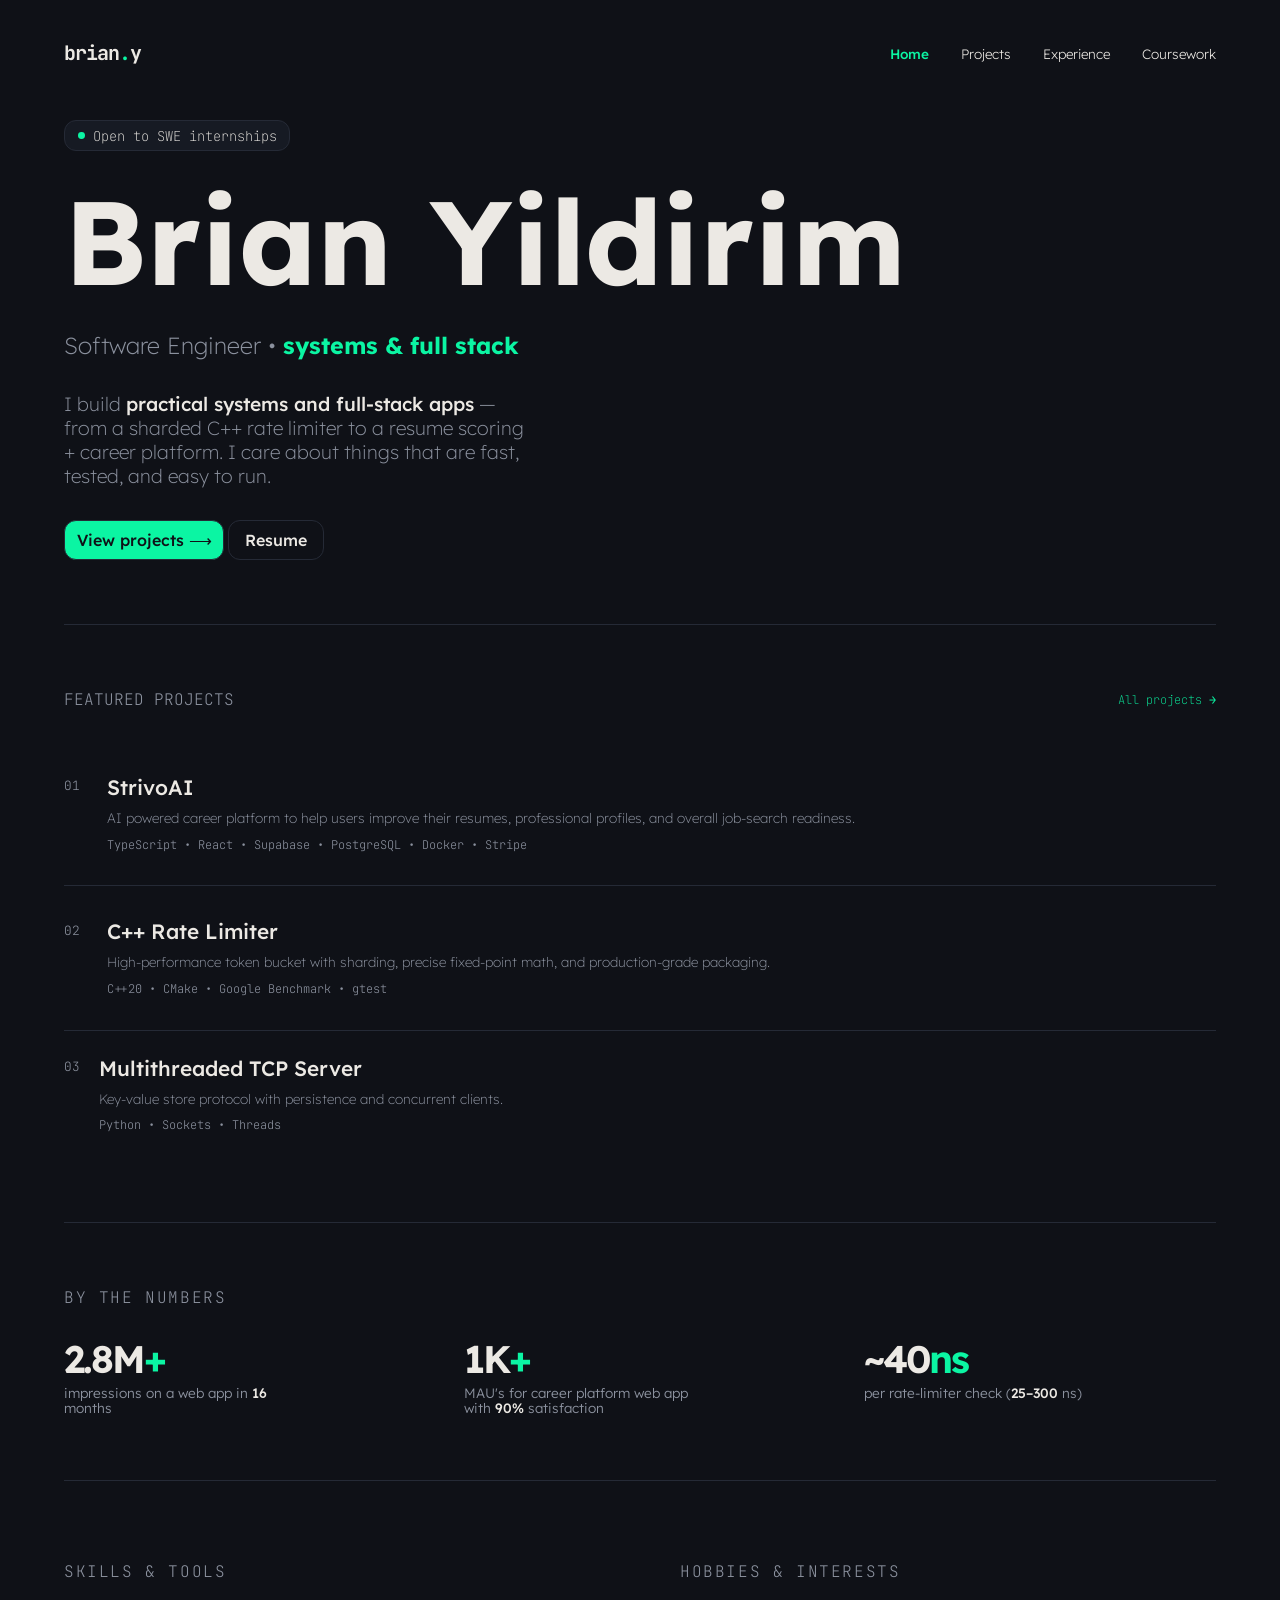
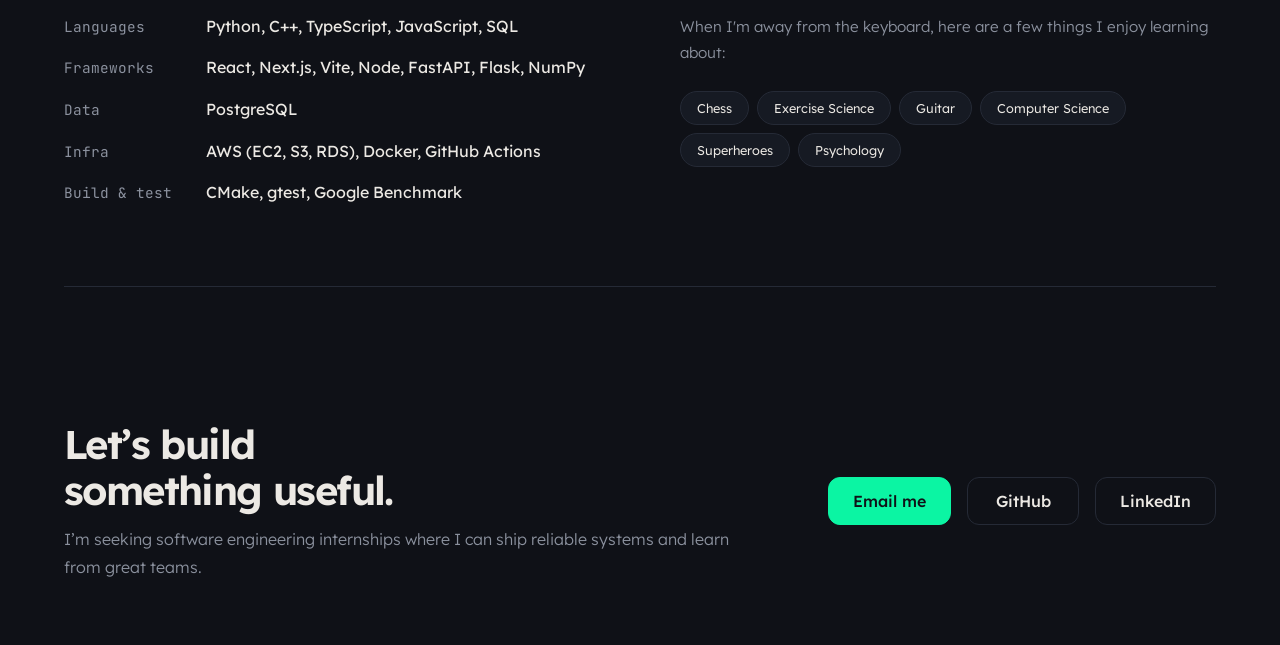
<file: index.html>
<!doctype html>
<html lang="en">

<!--
WRITTEN BY: Brian Kasim Yildirim
EMAIL: byildiri@uci.edu
-->

<head>
  <meta charset="utf-8">
  <meta name="author" content="Brian Kasim Yildirim">
  <meta name="description" content="Personal Portfolio">
  <meta name="viewport" content="width=device-width, initial-scale=1.0">
  <link rel="stylesheet" href="styles/main.css">
  <link rel="icon" type="image/x-icon" href="static/portfoliologo.ico">
  <title>Brian Yildirim</title>
</head>

<body>
  <header class="navbar">
    <a href="#about" data-page="about" class="nav-logo">brian<span class="accent">.</span>y</a>
    <div class="nav">
      <a href="#about" data-page="about" class="navbar-link">Home</a>
      <a href="#projects" data-page="projects" class="navbar-link">Projects</a>
      <a href="#experience" data-page="experience" class="navbar-link">Experience</a>
      <a href="#coursework" data-page="coursework" class="navbar-link">Coursework</a>
    </div>
  </header>

  <main id="content">

  </main>

  <footer class="site-footer">
    <div class="footer-content">
      <h1 class="footer-title">Let’s build something useful.</h1>
      <p class="footer-description">I’m seeking software engineering internships where I can ship reliable systems and
        learn from great teams.</p>
      <div class="footer-links">
        <a href="mailto:byildiri@uci.edu" class="footer-button footer-button-primary">Email me</a>
        <a href="https://github.com/BrianKYildirim" target="_blank" class="footer-button">GitHub</a>
        <a href="https://www.linkedin.com/in/brianyildirim/" target="_blank" class="footer-button">LinkedIn</a>
      </div>
    </div>
  </footer>

  <script src="main.js"></script>
</body>

</html>
</file>
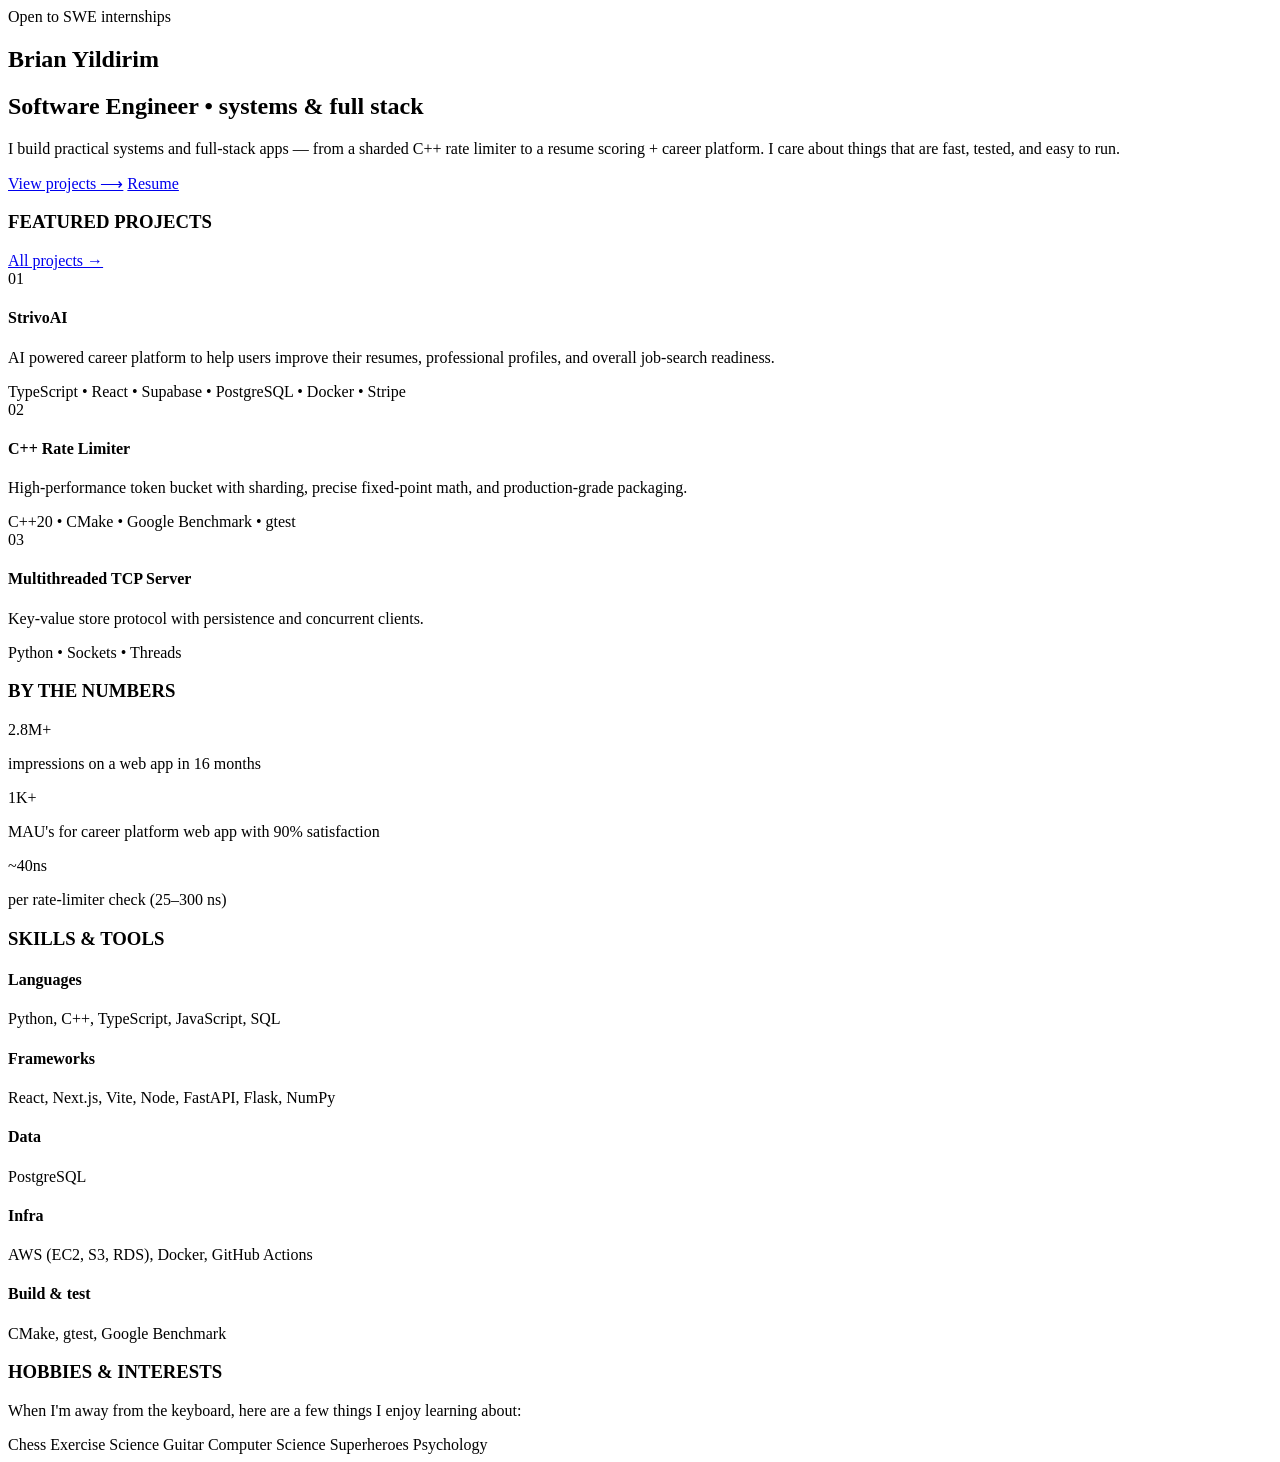
<file: pages/about.html>
<!doctype html>
<html lang="en">

<head>
    <meta charset="utf-8">
    <meta name="author" content="Brian Kasim Yildirim">
    <meta name="description" content="About Me">
    <meta name="viewport" content="width=device-width, initial-scale=1.0">
    <title>About Me</title>
</head>

<body>
    <section>
        <div class="signal-button">
            <div class="signal-circle"></div>Open to SWE internships
        </div>

        <h1 class="header-name">Brian Yildirim</h1>
        <h2 class="larger-h2"><span class="muted">Software Engineer • </span><span class="accent">systems & full
                stack</span></h2>
        <p class="paragraph-muted">I build <span class="boldened">practical systems and full-stack apps</span> — from a
            sharded C++ rate limiter to a resume scoring + career platform. I care about things that are fast, tested,
            and easy to run.</p>

        <a href="#projects" data-page="projects" class="accent-button">View projects ⟶</a>
        <a href="static/Brian_Yildirim.pdf" target="_blank" class="normal-button">Resume</a>

        <div class="break"></div>

        <div class="projects-header">
            <h3 class="smaller-h3 muted mono">FEATURED PROJECTS</h3>
            <a href="#projects" data-page="projects" class="all-projects-link mono">All projects →</a>
        </div>
        <div class="projects-container">
            <div class="project-card">
                <span class="project-number mono muted">01</span>
                <div class="project-content">
                    <h4 class="project-title boldened">StrivoAI</h4>
                    <p class="paragraph-muted">AI powered career platform to help users improve their resumes,
                        professional profiles, and overall job-search readiness.</p>
                    <div class="project-tags mono muted">TypeScript • React • Supabase • PostgreSQL • Docker • Stripe
                    </div>
                </div>

            </div>

            <div class="project-card">
                <span class="project-number mono muted">02</span>
                <div class="project-content">
                    <h4 class="project-title boldened">C++ Rate Limiter</h4>
                    <p class="paragraph-muted">High-performance token bucket with sharding, precise fixed-point math,
                        and production-grade packaging.</p>
                    <div class="project-tags mono muted">C++20 • CMake • Google Benchmark • gtest</div>
                </div>
            </div>

            <div class="project-card-last">
                <span class="project-number mono muted">03</span>
                <div class="project-content">
                    <h4 class="project-title boldened">Multithreaded TCP Server</h4>
                    <p class="paragraph-muted">Key-value store protocol with persistence and concurrent clients.</p>
                    <div class="project-tags mono muted">Python • Sockets • Threads</div>

                </div>
            </div>
        </div>

        <div class="break"></div>

        <div class="numbers-section">
            <h3 class="smaller-h3 muted mono numbers-header">BY THE NUMBERS</h3>
            <div class="numbers-container">
                <div class="number-item">
                    <div class="number-value">2.8M<span class="accent">+</span></div>
                    <p class="number-description">impressions on a web app in <span class="boldened">16</span> months
                    </p>
                </div>
                <div class="number-item">
                    <div class="number-value">1K<span class="accent">+</span></div>
                    <p class="number-description">MAU's for career platform web app with <span
                            class="boldened">90%</span> satisfaction</p>
                </div>
                <div class="number-item-last">
                    <div class="number-value">~40<span class="accent">ns</span></div>
                    <p class="number-description">per rate-limiter check (<span class="boldened">25–300</span> ns)</p>
                </div>
            </div>
        </div>

        <div class="break"></div>

        <div class="skills-hobbies-container">
            <div class="skills-section">
                <h3 class="smaller-h3 muted mono skills-header">SKILLS & TOOLS</h3>
                <div class="skills-container">
                    <div class="skill-item">
                        <h4 class="skill-category mono muted">Languages</h4>
                        <p class="skill-description">Python, C++, TypeScript, JavaScript, SQL</p>
                    </div>
                    <div class="skill-item">
                        <h4 class="skill-category mono muted">Frameworks</h4>
                        <p class="skill-description">React, Next.js, Vite, Node, FastAPI, Flask, NumPy</p>
                    </div>
                    <div class="skill-item">
                        <h4 class="skill-category mono muted">Data</h4>
                        <p class="skill-description">PostgreSQL</p>
                    </div>
                    <div class="skill-item">
                        <h4 class="skill-category mono muted">Infra</h4>
                        <p class="skill-description">AWS (EC2, S3, RDS), Docker, GitHub Actions</p>
                    </div>
                    <div class="skill-item">
                        <h4 class="skill-category mono muted">Build & test</h4>
                        <p class="skill-description">CMake, gtest, Google Benchmark</p>
                    </div>

                </div>
            </div>

            <div class="break skills-hobbies-break"></div>

            <div class="hobbies-section">
                <h3 class="smaller-h3 muted mono hobbies-header">HOBBIES & INTERESTS</h3>
                <p class="hobbies-description">When I'm away from the keyboard, here are a few things I enjoy learning
                    about:</p>
                <div class="hobbies-container">
                    <span class="hobby-tag">Chess</span>
                    <span class="hobby-tag">Exercise Science</span>
                    <span class="hobby-tag">Guitar</span>
                    <span class="hobby-tag">Computer Science</span>
                    <span class="hobby-tag">Superheroes</span>
                    <span class="hobby-tag">Psychology</span>
                </div>
            </div>
        </div>

        <div class="break"></div>

    </section>
</body>

</html>
</file>
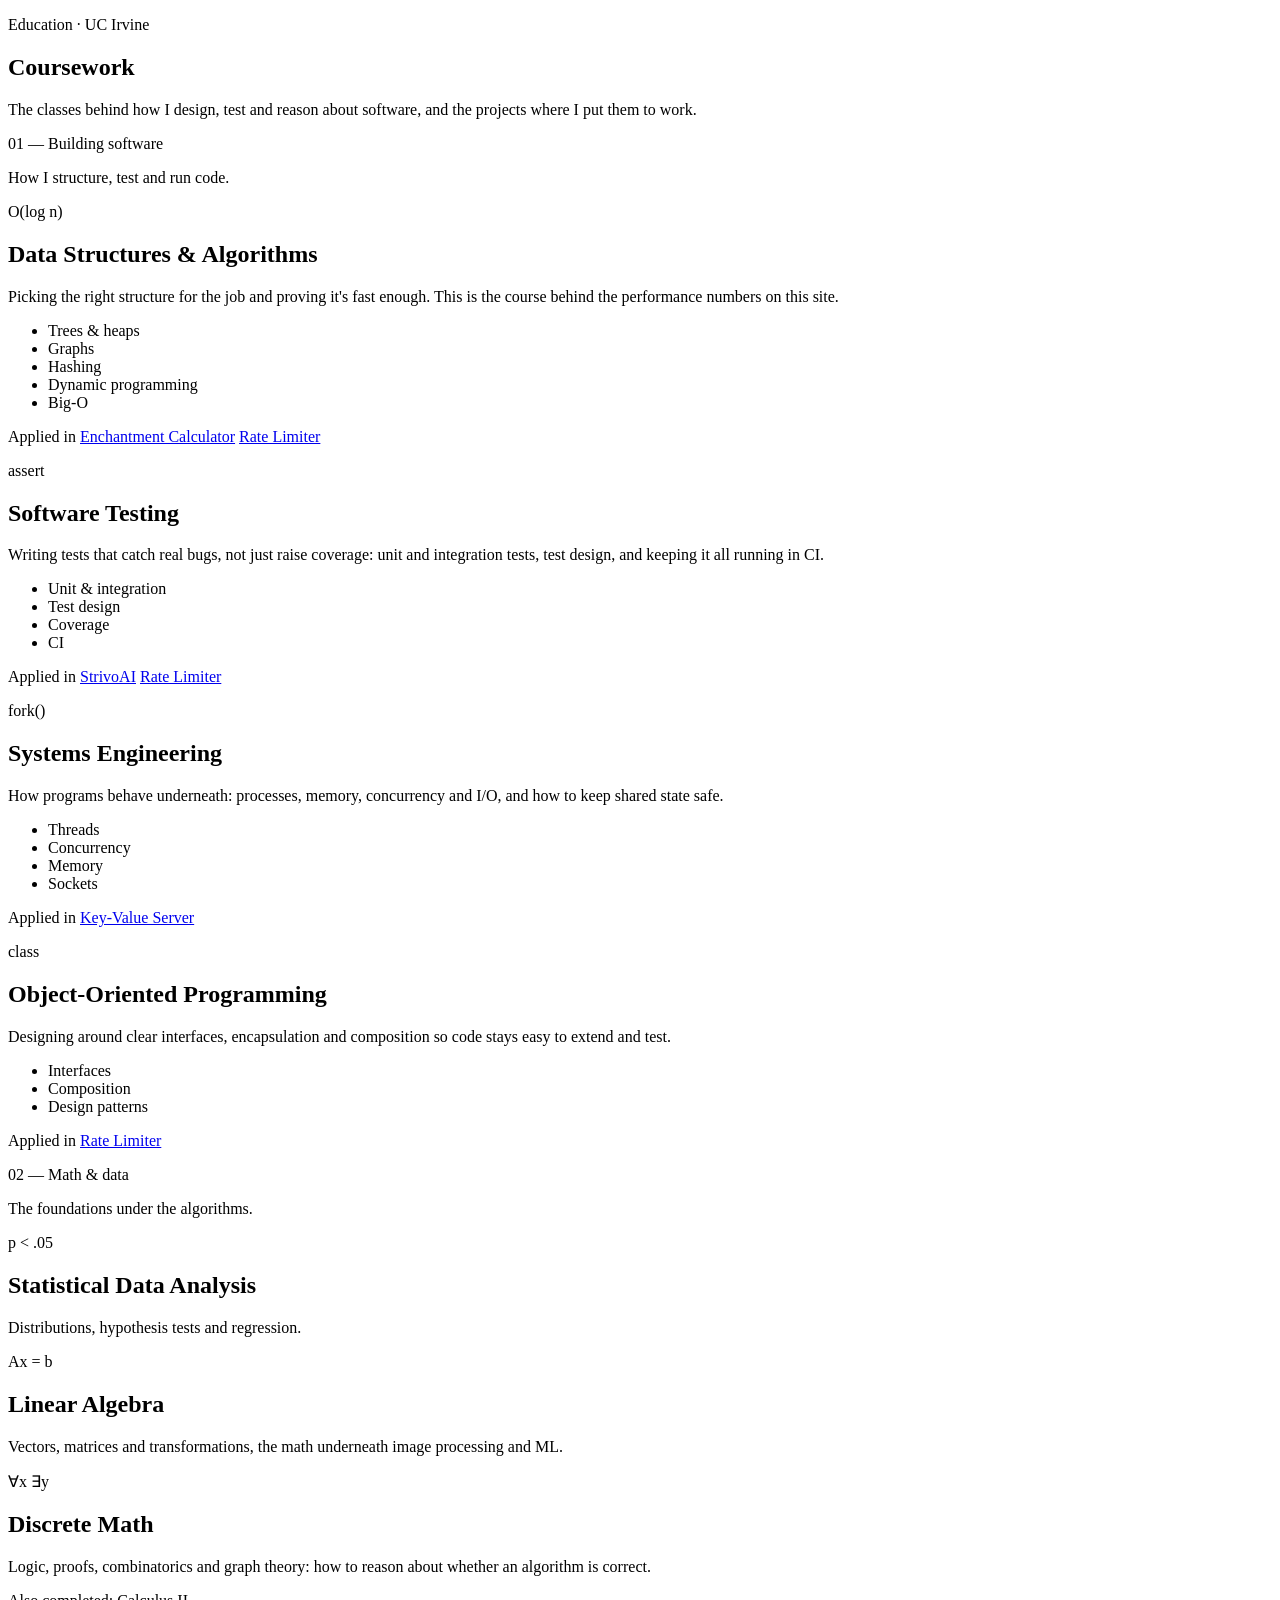
<file: pages/coursework.html>
<!doctype html>
<html lang="en">

<head>
    <meta charset="utf-8">
    <meta name="author" content="Brian Kasim Yildirim">
    <meta name="description" content="Coursework">
    <meta name="viewport" content="width=device-width, initial-scale=1.0">
    <title>Coursework</title>
</head>

<body>
    <section>
        <header class="coursework-header">
            <p class="coursework-eyebrow mono">Education · UC Irvine</p>
            <h1 class="projects-page-title">Coursework</h1>
            <p class="projects-page-description">The classes behind how I design, test and reason about software, and
                the projects where I put them to work.</p>
        </header>

        <div class="coursework-group">
            <div class="coursework-group-header">
                <p class="coursework-group-label mono">01 — Building software</p>
                <p class="coursework-group-note">How I structure, test and run code.</p>
            </div>

            <div class="coursework-grid">
                <article class="course-card">
                    <span class="course-special">O(log n)</span>
                    <h2 class="course-title">Data Structures &amp; Algorithms</h2>
                    <p class="course-description">Picking the right structure for the job and proving it's fast enough.
                        This is the course behind the performance numbers on this site.</p>
                    <ul class="course-topics mono">
                        <li>Trees &amp; heaps</li>
                        <li>Graphs</li>
                        <li>Hashing</li>
                        <li>Dynamic programming</li>
                        <li>Big-O</li>
                    </ul>
                    <p class="course-applied">
                        <span class="course-applied-label mono">Applied in</span>
                        <a href="#projects" data-page="projects" class="course-link">Enchantment Calculator</a>
                        <a href="#projects" data-page="projects" class="course-link">Rate Limiter</a>
                    </p>
                </article>

                <article class="course-card">
                    <span class="course-special">assert</span>
                    <h2 class="course-title">Software Testing</h2>
                    <p class="course-description">Writing tests that catch real bugs, not just raise coverage: unit and
                        integration tests, test design, and keeping it all running in CI.</p>
                    <ul class="course-topics mono">
                        <li>Unit &amp; integration</li>
                        <li>Test design</li>
                        <li>Coverage</li>
                        <li>CI</li>
                    </ul>
                    <p class="course-applied">
                        <span class="course-applied-label mono">Applied in</span>
                        <a href="#projects" data-page="projects" class="course-link">StrivoAI</a>
                        <a href="#projects" data-page="projects" class="course-link">Rate Limiter</a>
                    </p>
                </article>

                <article class="course-card">
                    <span class="course-special">fork()</span>
                    <h2 class="course-title">Systems Engineering</h2>
                    <p class="course-description">How programs behave underneath: processes, memory, concurrency and
                        I/O, and how to keep shared state safe.</p>
                    <ul class="course-topics mono">
                        <li>Threads</li>
                        <li>Concurrency</li>
                        <li>Memory</li>
                        <li>Sockets</li>
                    </ul>
                    <p class="course-applied">
                        <span class="course-applied-label mono">Applied in</span>
                        <a href="#projects" data-page="projects" class="course-link">Key-Value Server</a>
                    </p>
                </article>

                <article class="course-card">
                    <span class="course-special">class</span>
                    <h2 class="course-title">Object-Oriented Programming</h2>
                    <p class="course-description">Designing around clear interfaces, encapsulation and composition so
                        code stays easy to extend and test.</p>
                    <ul class="course-topics mono">
                        <li>Interfaces</li>
                        <li>Composition</li>
                        <li>Design patterns</li>
                    </ul>
                    <p class="course-applied">
                        <span class="course-applied-label mono">Applied in</span>
                        <a href="#projects" data-page="projects" class="course-link">Rate Limiter</a>
                    </p>
                </article>
            </div>
        </div>

        <div class="coursework-group">
            <div class="coursework-group-header">
                <p class="coursework-group-label mono">02 — Math &amp; data</p>
                <p class="coursework-group-note">The foundations under the algorithms.</p>
            </div>

            <div class="coursework-grid coursework-grid-compact">
                <article class="course-card course-card-compact">
                    <span class="course-special">p &lt; .05</span>
                    <h2 class="course-title">Statistical Data Analysis</h2>
                    <p class="course-description">Distributions, hypothesis tests and regression.</p>
                </article>

                <article class="course-card course-card-compact">
                    <span class="course-special">Ax = b</span>
                    <h2 class="course-title">Linear Algebra</h2>
                    <p class="course-description">Vectors, matrices and transformations, the math underneath image
                        processing and ML.</p>
                </article>

                <article class="course-card course-card-compact">
                    <span class="course-special">∀x ∃y</span>
                    <h2 class="course-title">Discrete Math</h2>
                    <p class="course-description">Logic, proofs, combinatorics and graph theory: how to reason about
                        whether an algorithm is correct.</p>
                </article>
            </div>

            <p class="coursework-also mono">Also completed: Calculus II</p>
        </div>
    </section>
</body>

</html>
</file>
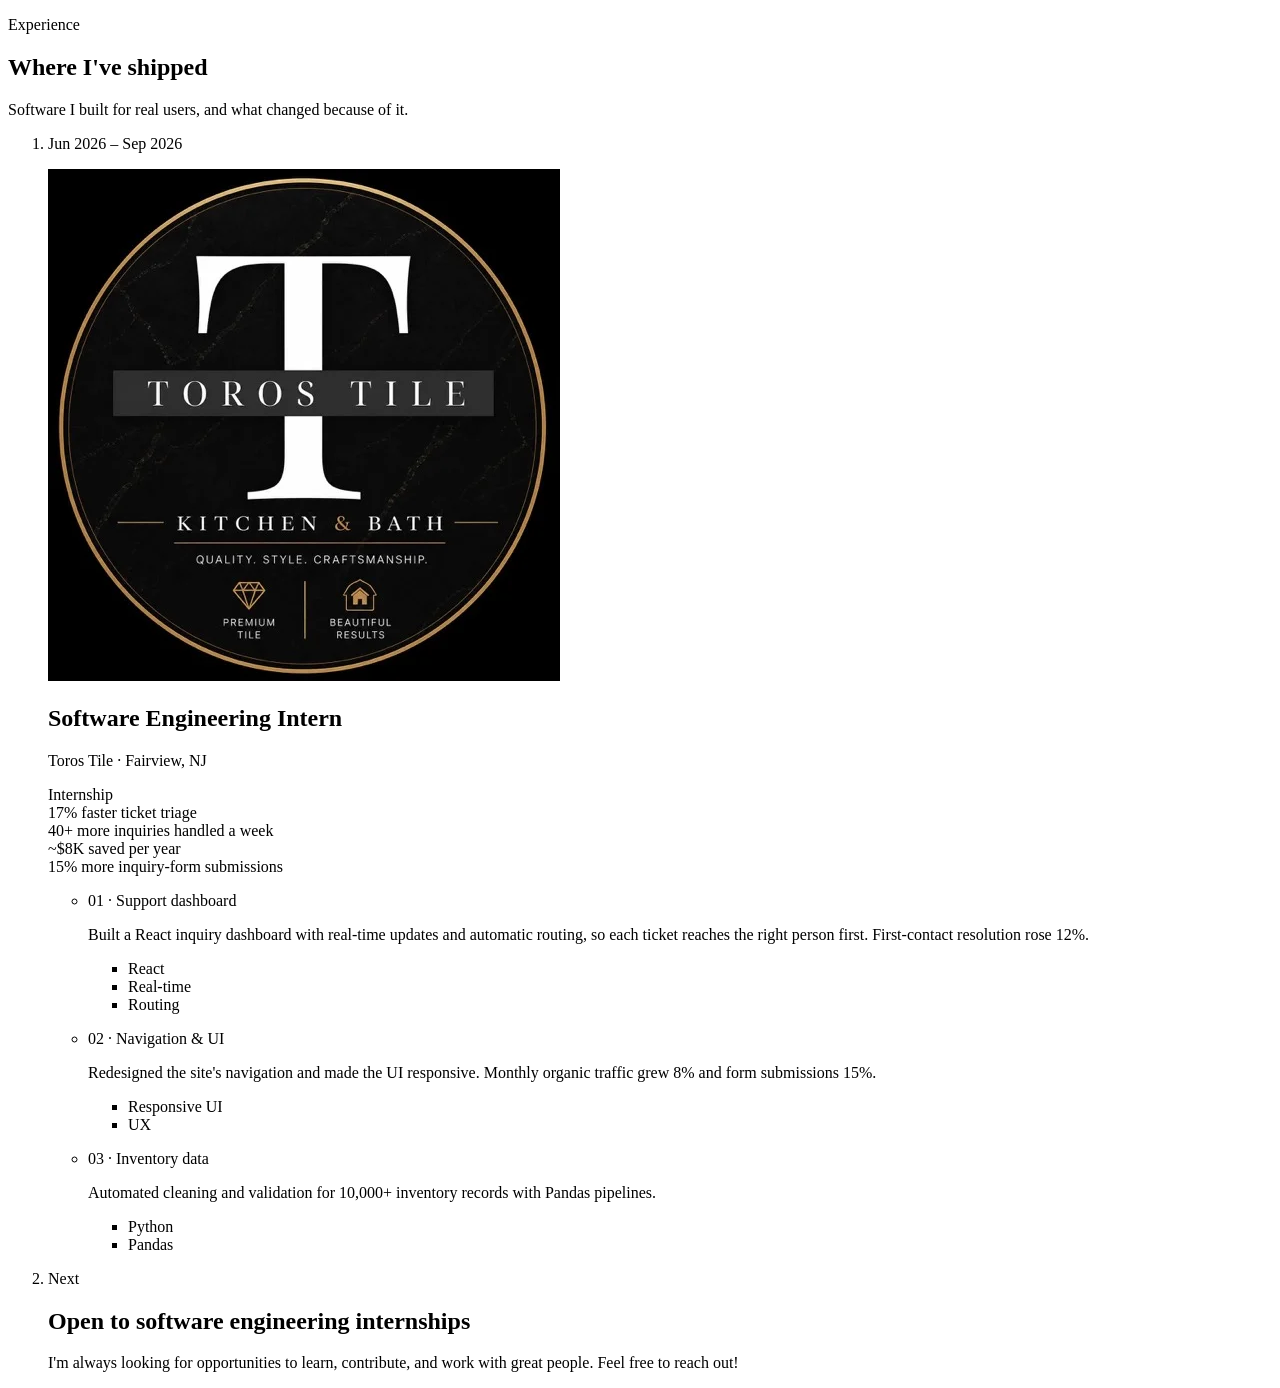
<file: pages/experience.html>
<!doctype html>
<html lang="en">

<head>
    <meta charset="utf-8">
    <meta name="author" content="Brian Kasim Yildirim">
    <meta name="description" content="Experience">
    <meta name="viewport" content="width=device-width, initial-scale=1.0">
    <title>Experience</title>
</head>

<body>
    <section>
        <header class="experience-header">
            <p class="experience-eyebrow mono">Experience</p>
            <h1 class="projects-page-title">Where I've shipped</h1>
            <p class="projects-page-description">Software I built for real users, and what changed because of it.</p>
        </header>

        <ol class="experience-timeline">
            <li class="experience-item">
                <span class="experience-dot"></span>
                <p class="experience-date mono">Jun 2026 – Sep 2026</p>
                <article class="experience-card">

                    <div class="experience-head">
                        <span class="experience-logo"><img src="../static/torostile.jpeg" alt="TT"></span>
                        <div class="experience-head-text">
                            <h2 class="experience-role">Software Engineering Intern</h2>
                            <p class="experience-company">Toros Tile · Fairview, NJ</p>
                        </div>
                        <span class="experience-badge mono">Internship</span>
                    </div>

                    <div class="experience-kpis">
                        <div class="experience-kpi">
                            <span class="experience-kpi-value">17<span class="accent">%</span></span>
                            <span class="experience-kpi-label">faster ticket triage</span>
                        </div>

                        <div class="experience-kpi">
                            <span class="experience-kpi-value">40<span class="accent">+</span></span>
                            <span class="experience-kpi-label">more inquiries handled a week</span>
                        </div>

                        <div class="experience-kpi">
                            <span class="experience-kpi-value"><span class="accent">~</span>$8K</span>
                            <span class="experience-kpi-label">saved per year</span>
                        </div>

                        <div class="experience-kpi">
                            <span class="experience-kpi-value">15<span class="accent">%</span></span>
                            <span class="experience-kpi-label">more inquiry-form submissions</span>
                        </div>
                    </div>

                    <ul class="experience-work">
                        <li class="work-item">
                            <p class="work-label mono">01 · Support dashboard</p>
                            <p class="work-text">Built a React inquiry dashboard with real-time updates and automatic
                                routing, so each ticket reaches the right person first. First-contact resolution rose
                                <span class="work-num">12%</span>.
                            </p>
                            <ul class="work-tags mono">
                                <li>React</li>
                                <li>Real-time</li>
                                <li>Routing</li>
                            </ul>
                        </li>

                        <li class="work-item">
                            <p class="work-label mono">02 · Navigation &amp; UI</p>
                            <p class="work-text">Redesigned the site's navigation and made the UI responsive. Monthly
                                organic traffic grew <span class="work-num">8%</span> and form submissions <span
                                    class="work-num">15%</span>.</p>
                            <ul class="work-tags mono">
                                <li>Responsive UI</li>
                                <li>UX</li>
                            </ul>
                        </li>

                        <li class="work-item">
                            <p class="work-label mono">03 · Inventory data</p>
                            <p class="work-text">Automated cleaning and validation for <span
                                    class="work-num">10,000+</span> inventory records with Pandas pipelines.</p>
                            <ul class="work-tags mono">
                                <li>Python</li>
                                <li>Pandas</li>
                            </ul>
                        </li>
                    </ul>
                </article>
            </li>

            <li class="experience-item experience-item-next">
                <span class="experience-dot"></span>
                <p class="experience-date mono">Next</p>
                <div class="experience-next">
                    <h2 class="experience-next-title">Open to software engineering internships</h2>
                    <p class="experience-next-text">I'm always looking for opportunities to learn, contribute, and work
                        with great people. Feel free to reach out!</p>
                </div>
            </li>
        </ol>
    </section>
</body>

</html>
</file>
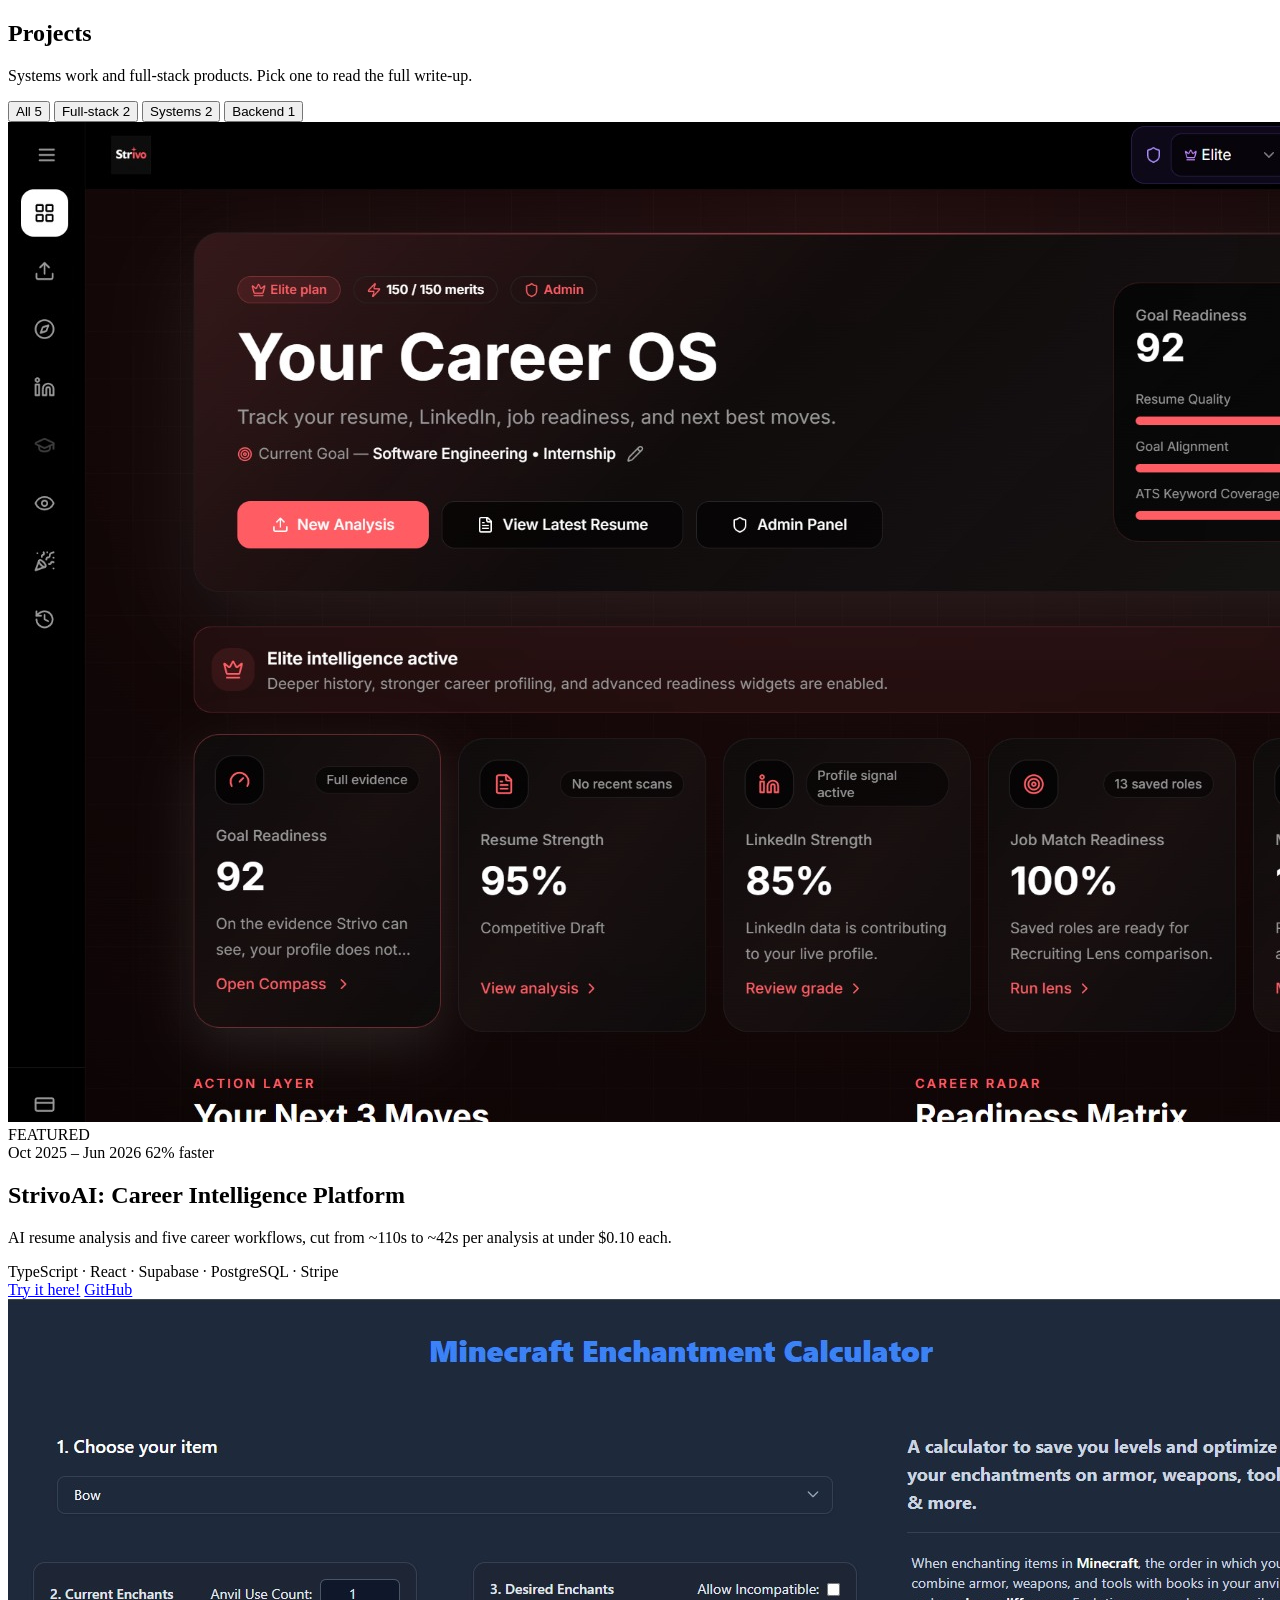
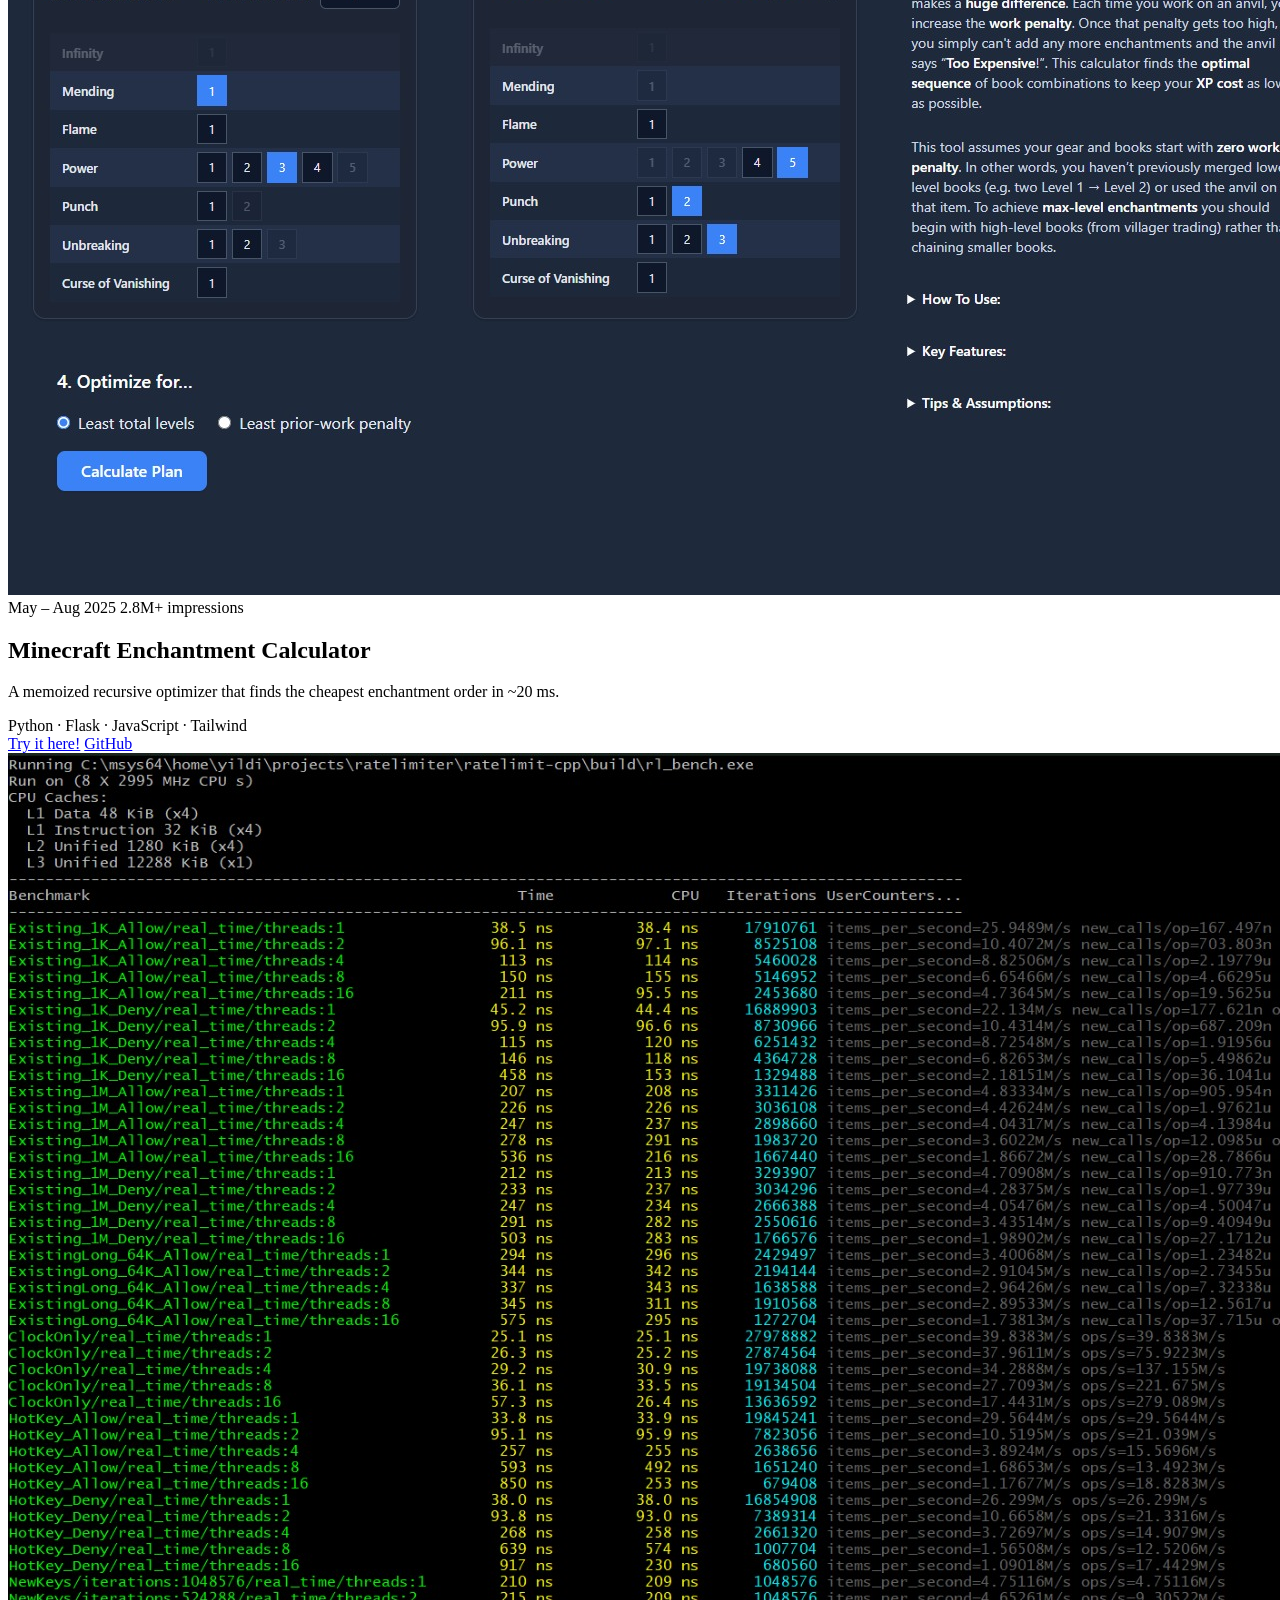
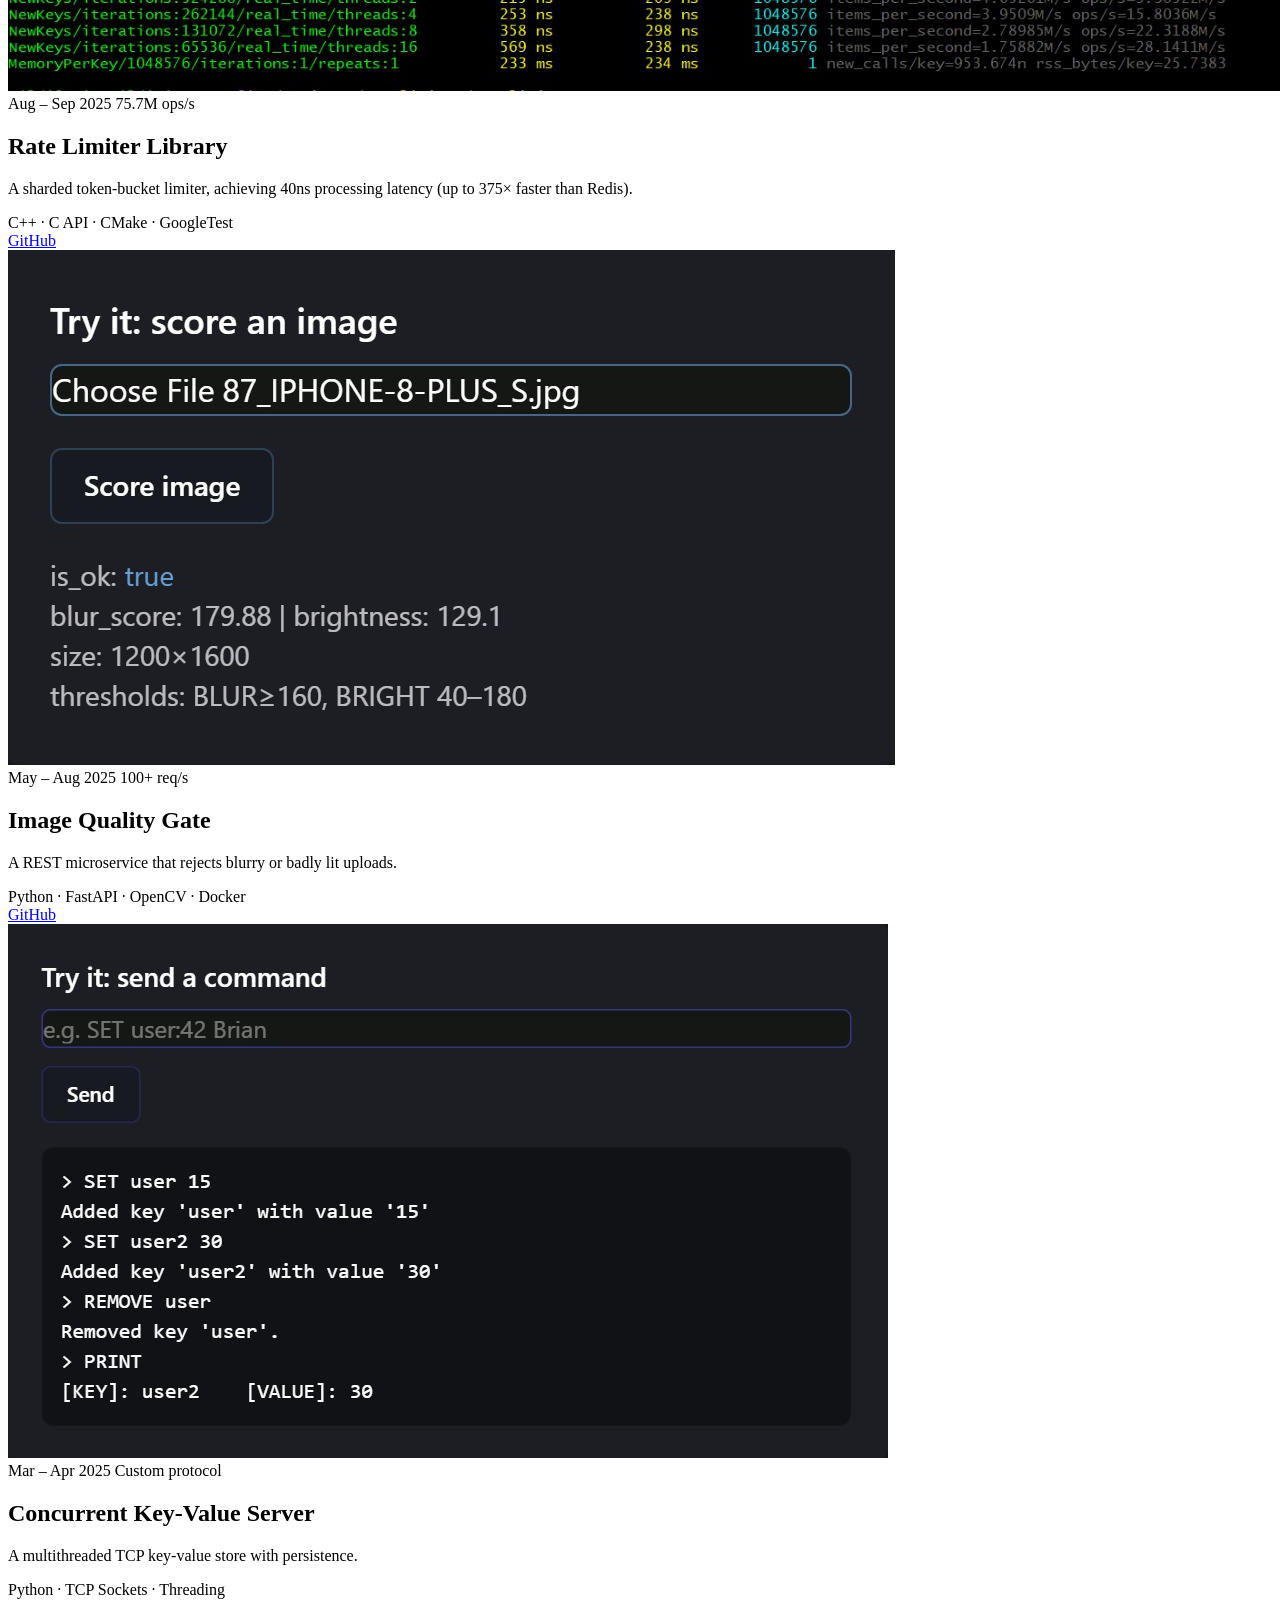
<file: pages/projects.html>
<!doctype html>
<html lang="en">

<head>
    <meta charset="utf-8">
    <meta name="author" content="Brian Kasim Yildirim">
    <meta name="description" content="Projects">
    <meta name="viewport" content="width=device-width, initial-scale=1.0">
    <title>Projects</title>
</head>

<body>
    <section>
        <h1 class="projects-page-title">Projects</h1>
        <p class="projects-page-description">Systems work and full-stack products. Pick one to read the full write-up.
        </p>

        <div class="project-filters">
            <button class="project-filter active" data-filter="all">All 5</button>
            <button class="project-filter" data-filter="full-stack">Full-stack 2</button>
            <button class="project-filter" data-filter="systems">Systems 2</button>
            <button class="project-filter" data-filter="backend">Backend 1</button>
        </div>

        <div class="projects-page-grid">
            <article class="projects-page-card featured-project" data-category="full-stack">
                <img class="projects-page-image" src="../static/strivoimg1.jpg" alt="StrivoAI project">
                <div class="projects-page-info">
                    <span class="project-featured mono">FEATURED</span>

                    <div class="project-meta mono">
                        <span>Oct 2025 – Jun 2026</span>
                        <span class="project-stat">62% faster</span>
                    </div>

                    <h2>StrivoAI: Career Intelligence Platform</h2>
                    <p>AI resume analysis and five career workflows, cut from ~110s to ~42s per analysis at under $0.10
                        each.</p>
                    <span class="project-tech mono">TypeScript · React · Supabase · PostgreSQL · Stripe</span>

                    <div class="project-links">
                        <a href="https://strivoai.net/" target="_blank" rel="noopener noreferrer"
                            class="project-link-accent">Try it here!</a>
                        <a href="https://github.com/BrianKYildirim/strivoai" target="_blank"
                            rel="noopener noreferrer" class="project-link">GitHub</a>
                    </div>
                </div>
            </article>

            <article class="projects-page-card" data-category="full-stack">
                <img class="projects-page-image" src="../static/minecraft-enchant1.jpeg"
                    alt="Minecraft Enchantment Calculator">
                <div class="projects-page-info">
                    <div class="project-meta mono">
                        <span>May – Aug 2025</span>
                        <span class="project-stat">2.8M+ impressions</span>
                    </div>
                    <h2>Minecraft Enchantment Calculator</h2>
                    <p>A memoized recursive optimizer that finds the cheapest enchantment order in ~20 ms.</p>
                    <span class="project-tech mono">Python · Flask · JavaScript · Tailwind</span>

                    <div class="project-links">
                        <a href="https://minecraft-enchantment-order.vercel.app/" target="_blank"
                            rel="noopener noreferrer" class="project-link-accent">Try it here!</a>
                        <a href="https://github.com/BrianKYildirim/minecraft-enchantment-order" target="_blank"
                            rel="noopener noreferrer" class="project-link">GitHub</a>
                    </div>
                </div>
            </article>

            <article class="projects-page-card" data-category="systems">
                <img class="projects-page-image" src="../static/ratelimit.jpg" alt="Rate Limiter Library">
                <div class="projects-page-info">
                    <div class="project-meta mono">
                        <span>Aug – Sep 2025</span>
                        <span class="project-stat">75.7M ops/s</span>
                    </div>
                    <h2>Rate Limiter Library</h2>
                    <p>A sharded token-bucket limiter, achieving 40ns processing latency (up to 375× faster than Redis).
                    </p>
                    <span class="project-tech mono">C++ · C API · CMake · GoogleTest</span>

                    <div class="project-links">
                        <a href="https://github.com/BrianKYildirim/ratelimit-cpp" target="_blank"
                            rel="noopener noreferrer" class="project-link">GitHub</a>
                    </div>
                </div>

            </article>

            <article class="projects-page-card" data-category="backend">
                <img class="projects-page-image" src="../static/imgqual1.jpeg" alt="Image Quality Gate">
                <div class="projects-page-info">
                    <div class="project-meta mono">
                        <span>May – Aug 2025</span>
                        <span class="project-stat">100+ req/s</span>
                    </div>
                    <h2>Image Quality Gate</h2>
                    <p>A REST microservice that rejects blurry or badly lit uploads.</p>
                    <span class="project-tech mono">Python · FastAPI · OpenCV · Docker</span>

                    <div class="project-links">
                        <a href="https://github.com/BrianKYildirim/image-quality-gate" target="_blank"
                            rel="noopener noreferrer" class="project-link">GitHub</a>
                    </div>
                </div>
            </article>

            <article class="projects-page-card" data-category="systems">
                <img class="projects-page-image" src="../static/tcp1.jpeg" alt="Concurrent Key-Value Server">
                <div class="projects-page-info">
                    <div class="project-meta mono">
                        <span>Mar – Apr 2025</span>
                        <span class="project-stat">Custom protocol</span>
                    </div>
                    <h2>Concurrent Key-Value Server</h2>
                    <p>A multithreaded TCP key-value store with persistence.</p>
                    <span class="project-tech mono">Python · TCP Sockets · Threading</span>

                    <div class="project-links">
                        <a href="https://github.com/BrianKYildirim/key-value-storage" target="_blank"
                            rel="noopener noreferrer" class="project-link">GitHub</a>
                    </div>
                </div>
            </article>
        </div>

        <div class="break"></div>

    </section>
</body>

</html>
</file>
<file: styles/main.css>
@import url('https://fonts.googleapis.com/css2?family=JetBrains+Mono:ital,wght@0,100..800;1,100..800&family=Lexend:wght@100..900&display=swap');

body {
    cursor: url('../static/customcursor.png'), auto;
    display: flex;
    flex-direction: column;
    min-height: 100dvh;
    margin: 0;
    padding: 0;
    background-color: #0F1117;
    color: #ECE9E4;
    font-family: "Lexend", sans-serif;
    font-optical-sizing: auto;
    font-weight: 250;
    font-style: normal;
    font-size: 1rem;
}

.navbar {
    width: 100%;
    box-sizing: border-box;
    margin-top: 1rem;
    padding: 1rem 5%;
    display: flex;
    flex-direction: column;
    align-items: center;
    gap: 1.25rem;
}

.nav-logo {
    font-family: "JetBrains Mono", monospace;
    font-size: 1.25rem;
    font-weight: 700;
    letter-spacing: -0.05em;
    text-align: center;
}

.nav {
    display: flex;
    flex-wrap: wrap;
    justify-content: center;
    gap: 1rem;
    font-size: .85rem;
    padding: 0;
}

#content {
    padding: 3% 5%;
    flex: 1 0 auto;
}

a:link,
a:visited {
    color: #ECE9E4;
    text-decoration: none;
    cursor: url('../static/customcursor.png'), auto;
}

a.accent-button:link,
a.accent-button:visited {
    color: #0F1117;
    cursor: url('../static/customcursor1.png'), auto;
}

a.normal-button:link,
a.normal-button:visited {
    color: #ECE9E4;
    cursor: url('../static/customcursor.png'), auto;
}

a.all-projects-link:link,
a.all-projects-link:visited {
    color: #0bf5a3;
    cursor: url('../static/customcursor.png'), auto;
}

a.footer-button-primary:link,
a.footer-button-primary:visited {
    color: #0F1117;
    cursor: url('../static/customcursor1.png'), auto;
}

.project-filter:link,
.project-filter:visited,
.project-filter:hover {
    cursor: url('../static/customcursor.png'), auto;
}

a.project-link-accent:link,
a.project-link-accent:visited {
    color: #0F1117;
    cursor: url('../static/customcursor.png'), auto;
}

a.project-link:link,
a.project-link:visited,
a.project-link:hover {
    color: #ECE9E4;
    cursor: url('../static/customcursor.png'), auto;
}

a.project-link-accent:hover {
    cursor: url('../static/customcursor1.png'), auto;
}

.navbar-link.active {
    color: #0bf5a3;
    font-weight: 500;
}

.header-name {
    font-size: clamp(1rem, 8vw + 1rem, 9rem);
    padding: 0;
    margin: 0;
}

.larger-h2 {
    font-size: clamp(0.1rem, 1.2vw + .5rem, 3rem);
    padding: 0;
    margin: 1rem 0rem;
}

.smaller-h3 {
    font-size: clamp(0.75rem, 1vw + 0.5rem, 1rem);
    padding: 0;
    margin: 0;
}

.mono {
    font-family: "JetBrains Mono", monospace;
    font-weight: 100;
    font-style: normal;
}

.paragraph-muted {
    width: 95%;
    font-size: .9rem;
    padding: 0;
    margin: 1.5rem 0;
}

.accent {
    color: #0bf5a3;
}

.muted,
.paragraph-muted {
    font-weight: 200;
    color: #8B919E;
}

.boldened {
    font-weight: 500;
    color: #ECE9E4;
}

em {
    font-family: "Cormorant Garamond", serif;
    font-optical-sizing: auto;
    font-weight: 250;
    font-style: normal;
    font-style: italic;
}

.accent-button {
    display: inline-flex;
    align-items: center;
    justify-content: center;
    box-sizing: border-box;
    background-color: #0bf5a3;
    border: 1px solid #252A36;
    color: #0F1117;
    border-radius: 0.75rem;
    height: 2rem;
    width: 8rem;
    font-family: "Lexend", sans-serif;
    font-weight: 500;
    font-size: 0.8rem;
    cursor: url('../static/customcursor1.png'), auto;
}

.normal-button {
    display: inline-flex;
    align-items: center;
    justify-content: center;
    box-sizing: border-box;
    background-color: #0F1117;
    border: 1px solid #252A36;
    color: #ECE9E4;
    border-radius: 0.75rem;
    height: 2rem;
    width: 5rem;
    font-family: "Lexend", sans-serif;
    font-weight: 500;
    font-size: 0.8rem;
    cursor: url('../static/customcursor.png'), auto;
}

.signal-button {
    background-color: #161A23;
    border: .5px solid #252A36;
    color: #ECE9E4;
    border-radius: 0.75rem;
    min-height: 1.2rem;
    width: auto;
    padding: 0.3rem 0.8rem;
    display: inline-flex;
    justify-content: center;
    align-items: center;
    gap: 0.5rem;
    font-family: "JetBrains Mono", monospace;
    font-weight: 100;
    font-style: normal;
    white-space: nowrap;
    font-size: clamp(0.6rem, 1vw + 0.3rem, 0.85rem);
    margin-bottom: 1rem;
}

.signal-circle {
    width: 0.5em;
    height: 0.5em;
    background-color: #0bf5a3;
    border-radius: 50%;
    flex-shrink: 0;
}

.break {
    background-color: #252A36;
    height: 1px;
    width: 100%;
    margin: 2rem 0rem;
}

.projects-header {
    display: flex;
    justify-content: space-between;
    align-items: center;
    margin-bottom: 2rem;
    width: 100%;
    box-sizing: border-box;
    gap: 0.5rem;
}

.all-projects-link {
    font-size: 0.75rem;
    color: #0bf5a3;
    text-decoration: none;
    white-space: nowrap;
}

.projects-container {
    display: flex;
    flex-direction: column;
    width: 100%;
    box-sizing: border-box;
}

.project-card,
.project-card-last {
    display: flex;
    align-items: flex-start;
    gap: 1rem;
    padding: 1.5rem 0;
    width: 100%;
    box-sizing: border-box;
}

.project-card {
    border-bottom: 1px solid #252A36;
}

.project-number {
    font-size: 0.8rem;
    min-width: 1.2rem;
    padding-top: 0.2rem;
}

.project-content {
    display: flex;
    flex-direction: column;
    gap: 0.5rem;
    flex: 1;
    min-width: 0;
}

.project-title {
    font-size: 1.1rem;
    margin: 0;
}

.project-card .paragraph-muted,
.project-card-last .paragraph-muted {
    font-size: 0.85rem;
    line-height: 1.5;
    margin: 0;
    width: 100%;
}

.project-tags {
    font-size: 0.75rem;
    line-height: 1.4;
    word-break: break-word;
    color: #8B919E;
}

.numbers-section {
    width: 100%;
}

.numbers-header {
    margin-bottom: 1.5rem;
    letter-spacing: 0.1em;
}

.numbers-container {
    display: flex;
    flex-direction: column;
    width: 100%;
}

.number-item,
.number-item-last {
    display: grid;
    grid-template-columns: 40% 60%;
    align-items: center;
    width: 100%;
    box-sizing: border-box;
    padding: 1.5rem 0;
}

.number-item {
    border-bottom: 1px solid #252A36;
}

.number-value {
    font-size: clamp(2rem, 8vw, 3rem);
    font-weight: 650;
    letter-spacing: -0.05em;
    line-height: 1;
    color: #ECE9E4;
}

.number-description {
    margin: 0;
    padding: 0;
    color: #8B919E;
    font-size: 0.9rem;
    font-weight: 300;
    line-height: 1.15;
    max-width: 15rem;
}

.skills-hobbies-container {
    width: 100%;
}

.skills-section {
    width: 100%;
    padding: 2rem 0;
}

.skills-header {
    margin-bottom: 3rem;
    letter-spacing: 0.1em;
}

.skills-container {
    display: flex;
    flex-direction: column;
    gap: 1.5rem;
}

.skill-item {
    display: grid;
    grid-template-columns: 1fr;
    gap: 0.5rem;
}

.skill-category {
    font-size: 0.9rem;
    font-weight: 400;
    margin: 0;
}

.skill-description {
    font-size: 1.1rem;
    font-weight: 400;
    line-height: 1.6;
    color: #ECE9E4;
    margin: 0;
}

.hobbies-section {
    width: 100%;
    padding: 1rem 0;
}

.hobbies-header {
    margin-bottom: 2.5rem;
    letter-spacing: 0.1em;
}

.hobbies-description {
    margin: 0 0 1.75rem 0;
    width: 100%;
    max-width: 32rem;
    color: #8B919E;
    font-size: 1rem;
    font-weight: 300;
    line-height: 1.75;
}

.hobbies-container {
    display: flex;
    flex-wrap: wrap;
    gap: 0.5rem;
}

.hobby-tag {
    display: inline-flex;
    align-items: center;
    justify-content: center;
    padding: 0.6rem 1rem;
    background-color: #161A23;
    border: 1px solid #252A36;
    border-radius: 999px;
    color: #ECE9E4;
    font-size: 0.85rem;
    font-weight: 350;
}

.site-footer {
    width: 100%;
    box-sizing: border-box;
    padding: 2.5rem 5% 4rem 5%;
}

.footer-content {
    width: 100%;
}

.footer-title {
    margin: 0 0 1rem 0;
    max-width: 22rem;
    color: #ECE9E4;
    font-size: clamp(1.8rem, 7vw, 2.5rem);
    font-weight: 650;
    line-height: 1.15;
    letter-spacing: -0.04em;
}

.footer-description {
    margin: 0 0 2.5rem 0;
    max-width: 30rem;
    color: #8B919E;
    font-size: 1rem;
    font-weight: 300;
    line-height: 1.75;
}

.footer-links {
    display: grid;
    grid-template-columns: 1fr 1fr;
    gap: 0.75rem;
}

.footer-button {
    display: flex;
    align-items: center;
    justify-content: center;
    box-sizing: border-box;
    min-height: 3rem;
    border: 1px solid #252A36;
    border-radius: 0.75rem;
    font-size: 1rem;
    font-weight: 500;
    transition: border-color 0.2s ease, background-color 0.2s ease;
}

.footer-button-primary {
    grid-column: 1 / -1;
    background-color: #0bf5a3;
    border-color: #0bf5a3;
    color: #0F1117;
}

.projects-page-title {
    margin: 0 0 0.5rem;
    font-size: 2rem;
}

.projects-page-description {
    margin: 0 0 1.25rem;
    color: #8B919E;
    line-height: 1.6;
}

.project-filters {
    display: flex;
    gap: 0.5rem;
    overflow-x: auto;
    margin-bottom: 1.5rem;
}

.project-filter {
    flex-shrink: 0;
    padding: 0.5rem 0.9rem;
    background: none;
    color: #8B919E;
    border: 1px solid #252A36;
    border-radius: 999px;
}

.project-filter.active {
    background: #ECE9E4;
    color: #0F1117;
}

.projects-page-grid {
    display: grid;
    gap: 0.6rem;
}

.projects-page-card {
    display: grid;
    grid-template-columns: 32% 1fr;
    overflow: hidden;
    background: #161A23;
    border: 1px solid #252A36;
    border-radius: 0.5rem;
}

.projects-page-image {
    width: 100%;
    height: 100%;
    min-height: 7rem;
    object-fit: cover;
}

.projects-page-info {
    padding: 0.85rem;
    min-width: 0;
    display: flex;
    flex-direction: column;
    flex: 1;
}

.project-meta {
    display: flex;
    justify-content: space-between;
    gap: 0.5rem;
    margin-bottom: 0.4rem;
    color: #8B919E;
    font-size: 0.6rem;
}

.project-stat,
.project-featured {
    color: #0bf5a3;
}

.projects-page-info h2 {
    margin: 0 0 0.35rem;
    font-size: 0.85rem;
}

.projects-page-info p {
    margin: 0;
    color: #8B919E;
    font-size: 0.7rem;
    line-height: 1.5;
}

.project-tech {
    display: none;
    color: #8B919E;
    font-size: 0.6rem;
}

.featured-project {
    display: flex;
    flex-direction: column;
}

.featured-project .projects-page-image {
    aspect-ratio: 16 / 9;
}

.featured-project .projects-page-info {
    padding: 1rem;
}

.featured-project h2 {
    font-size: 1.5rem;
}

.project-featured {
    display: block;
    margin-bottom: 0.75rem;
    font-size: 0.8rem;
}

.featured-project .project-tech {
    display: block;
    margin-top: 1.25rem;
    font-size: .6rem;
}

.project-links {
    display: flex;
    flex-wrap: wrap;
    gap: 0.5rem;
    margin-top: auto;
    padding-top: 1rem;
}

.project-link-accent {
    display: inline-flex;
    align-items: center;
    justify-content: center;
    box-sizing: border-box;
    background-color: #0bf5a3;
    border: 1px solid #252A36;
    color: #0F1117;
    border-radius: 0.5rem;
    padding: 0.5rem 0.85rem;
    font-family: "Lexend", sans-serif;
    font-weight: 500;
    font-size: 0.8rem;
    cursor: url('../static/customcursor1.png'), auto;
}

.project-link {
    display: inline-flex;
    align-items: center;
    justify-content: center;
    box-sizing: border-box;
    background-color: #0F1117;
    border: 1px solid #252A36;
    color: #ECE9E4;
    border-radius: 0.5rem;
    padding: 0.5rem 0.85rem;
    font-family: "Lexend", sans-serif;
    font-weight: 500;
    font-size: 0.8rem;
    cursor: url('../static/customcursor1.png'), auto;
}

.coursework {
    width: 100%;
}

.coursework-header {
    margin-bottom: 2.5rem;
}

.coursework-eyebrow {
    margin: 0 0 0.75rem;
    color: #8B919E;
    font-size: 0.7rem;
    letter-spacing: 0.1em;
    text-transform: uppercase;
}

.coursework-group {
    margin-bottom: 3rem;
}

.coursework-group-header {
    margin-bottom: 1rem;
}

.coursework-group-label {
    margin: 0;
    color: #ECE9E4;
    font-size: 0.75rem;
    letter-spacing: 0.1em;
    text-transform: uppercase;
}

.coursework-group-note {
    margin: 0.35rem 0 0;
    color: #8B919E;
    font-size: 0.85rem;
    font-weight: 300;
}

.coursework-grid {
    display: grid;
    gap: 0.75rem;
}

.course-card {
    display: flex;
    flex-direction: column;
    align-items: flex-start;
    gap: 0.75rem;
    padding: 1.25rem;
    background-color: #161A23;
    border: 1px solid #252A36;
    border-radius: 0.75rem;
    transition: border-color 0.2s ease;
}

.course-card:hover {
    border-color: #8B919E;
}

.course-special {
    display: inline-flex;
    align-items: center;
    padding: 0.3rem 0.6rem;
    background-color: #0F1117;
    border: 1px solid #252A36;
    border-radius: 0.5rem;
    color: #0bf5a3;
    font-family: "JetBrains Mono", monospace;
    font-size: 0.8rem;
    font-weight: 500;
    white-space: nowrap;
}

.course-title {
    margin: 0;
    font-size: 1.15rem;
    font-weight: 500;
    line-height: 1.3;
}

.course-description {
    margin: 0;
    color: #8B919E;
    font-size: 0.9rem;
    font-weight: 300;
    line-height: 1.6;
}

.course-topics {
    display: flex;
    flex-wrap: wrap;
    gap: 0.4rem;
    margin: 0;
    padding: 0;
    list-style: none;
}

.course-topics li {
    padding: 0.25rem 0.6rem;
    border: 1px solid #252A36;
    border-radius: 999px;
    color: #ECE9E4;
    font-size: 0.7rem;
    font-weight: 300;
}

.course-applied {
    display: flex;
    flex-wrap: wrap;
    align-items: baseline;
    gap: 0.35rem 0.9rem;
    width: 100%;
    box-sizing: border-box;
    margin: auto 0 0;
    padding-top: 0.85rem;
    border-top: 1px solid #252A36;
    font-size: 0.85rem;
}

.course-applied-label {
    width: 100%;
    color: #8B919E;
    font-size: 0.7rem;
    font-weight: 300;
    letter-spacing: 0.05em;
    text-transform: uppercase;
}

a.course-link:link,
a.course-link:visited {
    color: #0bf5a3;
    font-weight: 400;
    cursor: url('../static/customcursor.png'), auto;
}

a.course-link::after {
    content: " →";
}

a.course-link:hover {
    text-decoration: underline;
    text-underline-offset: 0.2rem;
}

.course-card-compact {
    display: grid;
    grid-template-columns: auto 1fr;
    align-items: center;
    gap: 0.5rem 0.85rem;
    padding: 1rem 1.25rem;
}

.course-card-compact .course-title {
    font-size: 1rem;
}

.course-card-compact .course-description {
    grid-column: 1 / -1;
    font-size: 0.85rem;
}

.coursework-also {
    margin: 1rem 0 0;
    color: #8B919E;
    font-size: 0.75rem;
    font-weight: 300;
}

.experience {
    width: 100%;
}

.experience-header {
    margin-bottom: 2.5rem;
}

.experience-eyebrow {
    margin: 0 0 0.75rem;
    color: #8B919E;
    font-size: 0.7rem;
    letter-spacing: 0.1em;
    text-transform: uppercase;
}

.experience-timeline {
    margin: 0;
    padding: 0;
    list-style: none;
}

.experience-item {
    position: relative;
    padding: 0 0 2.5rem 1.75rem;
}

.experience-item::before {
    content: "";
    position: absolute;
    left: 0.3rem;
    top: 1rem;
    bottom: 0;
    width: 1px;
    background-color: #252A36;
}

.experience-item:last-child {
    padding-bottom: 0;
}

.experience-item:last-child::before {
    display: none;
}

.experience-dot {
    position: absolute;
    left: 0;
    top: 0.3rem;
    width: 0.65rem;
    height: 0.65rem;
    box-sizing: border-box;
    border-radius: 50%;
    background-color: #0bf5a3;
    box-shadow: 0 0 0 4px rgba(11, 245, 163, 0.15);
}

.experience-item-next .experience-dot {
    background-color: #0F1117;
    border: 1px dashed #8B919E;
    box-shadow: none;
}

.experience-date {
    margin: 0 0 0.85rem;
    color: #8B919E;
    font-size: 0.75rem;
    font-weight: 300;
}

.experience-card {
    display: flex;
    flex-direction: column;
    gap: 1.5rem;
    padding: 1.25rem;
    background-color: #161A23;
    border: 1px solid #252A36;
    border-radius: 0.75rem;
}

.experience-head {
    display: flex;
    flex-wrap: wrap;
    align-items: flex-start;
    gap: 0.85rem;
}

.experience-logo {
    flex: none;
    display: grid;
    place-items: center;
    width: 2.75rem;
    height: 2.75rem;
    overflow: hidden;
    background-color: #0F1117;
    border: 1px solid #252A36;
    border-radius: 0.6rem;
    color: #0bf5a3;
    font-family: "JetBrains Mono", monospace;
    font-size: 0.9rem;
    font-weight: 600;
}

.experience-logo img {
    width: 100%;
    height: 100%;
    object-fit: contain;
}

.experience-head-text {
    flex: 1;
    min-width: 10rem;
}

.experience-role {
    margin: 0;
    font-size: 1.15rem;
    font-weight: 500;
    line-height: 1.3;
}

.experience-company {
    margin: 0.2rem 0 0;
    color: #8B919E;
    font-size: 0.9rem;
    font-weight: 300;
}

.experience-badge {
    padding: 0.25rem 0.65rem;
    border: 1px solid #252A36;
    border-radius: 999px;
    color: #ECE9E4;
    font-size: 0.7rem;
    font-weight: 300;
}

.experience-kpis {
    display: grid;
    grid-template-columns: 1fr 1fr;
    gap: 1px;
    overflow: hidden;
    background-color: #252A36;
    border: 1px solid #252A36;
    border-radius: 0.6rem;
}

.experience-kpi {
    display: flex;
    flex-direction: column;
    gap: 0.3rem;
    padding: 0.9rem;
    background-color: #0F1117;
}

.experience-kpi-value {
    font-size: 1.75rem;
    font-weight: 650;
    line-height: 1;
    letter-spacing: -0.04em;
}

.experience-kpi-label {
    color: #8B919E;
    font-size: 0.75rem;
    font-weight: 300;
    line-height: 1.35;
}

.experience-work {
    display: grid;
    gap: 1.25rem;
    margin: 0;
    padding: 0;
    list-style: none;
}

.work-item {
    display: flex;
    flex-direction: column;
    gap: 0.5rem;
}

.work-item+.work-item {
    padding-top: 1.25rem;
    border-top: 1px solid #252A36;
}

.work-label {
    margin: 0;
    color: #0bf5a3;
    font-size: 0.7rem;
    font-weight: 400;
    letter-spacing: 0.08em;
    text-transform: uppercase;
}

.work-text {
    margin: 0;
    color: #8B919E;
    font-size: 0.9rem;
    font-weight: 300;
    line-height: 1.6;
}

.work-num {
    color: #ECE9E4;
    font-weight: 500;
}

.work-tags {
    display: flex;
    flex-wrap: wrap;
    gap: 0.4rem;
    margin: 0.25rem 0 0;
    padding: 0;
    list-style: none;
}

.work-tags li {
    padding: 0.25rem 0.6rem;
    border: 1px solid #252A36;
    border-radius: 999px;
    color: #ECE9E4;
    font-size: 0.7rem;
    font-weight: 300;
}

.experience-next {
    padding: 1.25rem;
    border: 1px dashed #8B919E;
    border-radius: 0.75rem;
}

.experience-next-title {
    margin: 0;
    font-size: 1rem;
    font-weight: 500;
}

.experience-next-text {
    margin: 0.4rem 0 0;
    color: #8B919E;
    font-size: 0.9rem;
    font-weight: 300;
    line-height: 1.6;
}

@media (min-width: 768px) {
    .navbar {
        flex-direction: row;
        justify-content: space-between;
        align-items: center;
        margin-top: 1.5rem;
    }

    .nav {
        gap: 2rem;
        justify-content: flex-end;
    }

    .paragraph-muted {
        width: 60%;
        margin: 1.5rem 0;
        font-size: 1.1rem;
    }

    .break {
        margin: 4rem 0;
    }

    .project-card {
        gap: 1.5rem;
        padding: 2rem 0;
    }

    .project-card .paragraph-muted {
        width: 75%;
    }

    .project-title {
        font-size: 1.3rem;
    }

    .numbers-header {
        margin-bottom: 2rem;
    }

    .numbers-container {
        display: grid;
        grid-template-columns: repeat(3, 1fr);
        gap: 3rem;
    }

    .number-item, .number-item-last {
        display: flex;
        flex-direction: column;
        align-items: flex-start;
        padding: 0;
        border-bottom: none;
    }

    .number-value {
        font-size: clamp(2rem, 3vw, 3.5rem);
        margin-bottom: 0.4rem;
    }

    .number-description {
        font-size: 0.85rem;
        max-width: 15rem;
    }

    .skills-hobbies-container {
        display: grid;
        grid-template-columns: 1fr 1fr;
        gap: 5rem;
        align-items: start;
    }

    .skills-hobbies-break {
        display: none;
    }

    .skills-section {
        padding: 1rem 0;
    }

    .skills-header {
        margin-bottom: 2rem;
    }

    .skills-container {
        gap: 1rem;
    }

    .skill-item {
        grid-template-columns: 22% minmax(0, 1fr);
        align-items: baseline;
        gap: 1.5rem;
    }

    .skill-description {
        font-size: 1rem;
    }

    .hobbies-section {
        padding: 1rem 0;
    }

    .hobbies-header {
        margin-bottom: 2rem;
    }

    .hobbies-description {
        font-size: 0.95rem;
        max-width: 36rem;
        margin-bottom: 1.5rem;
    }

    .hobby-tag {
        padding: 0.5rem 1rem;
        font-size: 0.8rem;
    }

    .site-footer {
        padding-top: 2rem;
        padding-bottom: 4rem;
    }

    .footer-content {
        display: grid;
        grid-template-columns: minmax(0, 1fr) auto;
        grid-template-areas: "title buttons" "description buttons";
        column-gap: 4rem;
        align-items: center;
    }

    .footer-title {
        grid-area: title;
        margin-bottom: 0.75rem;
    }

    .footer-description {
        grid-area: description;
        margin-bottom: 0;
        max-width: 42rem;
    }

    .footer-links {
        grid-area: buttons;
        display: flex;
        align-items: center;
        justify-content: flex-end;
        gap: 1rem;
    }

    .footer-button {
        min-width: 7rem;
        padding: 0 1.5rem;
    }

    .projects-page-grid {
        grid-template-columns: repeat(2, 1fr);
        gap: 1.25rem;
    }

    .projects-page-card {
        display: flex;
        flex-direction: column;
    }

    .projects-page-image {
        height: auto;
        aspect-ratio: 16 / 9;
    }

    .project-meta {
        font-size: 1rem;
    }

    .projects-page-info {
        padding: 1.25rem;
    }

    .projects-page-info h2 {
        font-size: 1.5rem;
    }

    .projects-page-info p {
        font-size: 1.1rem;
    }

    .project-tech {
        display: block;
        margin-top: 1rem;
        font-size: .8rem;
    }

    .featured-project {
        grid-column: 1 / -1;
        display: grid;
        grid-template-columns: 58% 42%;
    }

    .featured-project .projects-page-image {
        height: 100%;
        aspect-ratio: auto;
    }

    .featured-project .projects-page-info {
        padding: 2rem;
    }

    .project-link-accent, .project-link {
        padding: 0.7rem 1.25rem;
        font-size: 0.9rem;
        font-weight: 500;
        border-radius: 0.6rem;
    }

    .project-links {
        gap: 0.75rem;
        padding-top: 1.5rem;
    }

    .featured-project .project-link-accent {
        padding: 1.2rem 1.8rem;
        font-size: 1.2rem;
    }

    .coursework-header {
        margin-bottom: 3.5rem;
    }

    .coursework-header .projects-page-description {
        max-width: 36rem;
        font-size: 1.1rem;
    }

    .coursework-group {
        margin-bottom: 4rem;
    }

    .coursework-group-header {
        margin-bottom: 1.5rem;
    }

    .coursework-grid {
        grid-template-columns: repeat(2, 1fr);
        gap: 1rem;
    }

    .coursework-grid-compact {
        grid-template-columns: repeat(3, 1fr);
    }

    .course-card {
        padding: 1.5rem;
    }

    .course-title {
        font-size: 1.3rem;
    }

    .course-card-compact {
        display: flex;
        align-items: flex-start;
    }

    .course-card-compact .course-title {
        font-size: 1.1rem;
    }

    .experience-header {
        margin-bottom: 3.5rem;
    }

    .experience-header .projects-page-description {
        max-width: 36rem;
        font-size: 1.1rem;
    }

    .experience-card {
        gap: 2rem;
        padding: 2rem;
    }

    .experience-logo {
        width: 3.25rem;
        height: 3.25rem;
        font-size: 1rem;
    }

    .experience-role {
        font-size: 1.4rem;
    }

    .experience-kpis {
        grid-template-columns: repeat(4, 1fr);
    }

    .experience-kpi {
        padding: 1.1rem;
    }

    .experience-kpi-value {
        font-size: 2.25rem;
    }

    .experience-next {
        padding: 1.5rem 2rem;
    }
}

@media (min-width: 1024px) {
    .paragraph-muted {
        width: 40%;
        margin: 2rem 0;
        font-size: 1.2rem;
    }

    .accent-button {
        background-color: #0bf5a3;
        border: 1px solid #252A36;
        color: #0F1117;
        border-radius: 0.75rem;
        height: 2.5rem;
        width: 10rem;
        font-family: "Lexend", sans-serif;
        font-optical-sizing: auto;
        font-weight: 500;
        font-style: normal;
        font-size: 1rem;
    }

    .normal-button {
        background-color: #0F1117;
        border: 1px solid #252A36;
        color: #ECE9E4;
        border-radius: 0.75rem;
        height: 2.5rem;
        width: 6rem;
        font-family: "Lexend", sans-serif;
        font-optical-sizing: auto;
        font-weight: 500;
        font-style: normal;
        font-size: 1rem;
    }

    .featured-project h2 {
        font-size: 3rem;
    }

    .featured-project p {
        margin: 2rem 0rem;
        font-size: 1.6rem;
    }

    .featured-project .project-tech {
        font-size: 1rem;
    }

    .coursework-group {
        display: grid;
        grid-template-columns: 14rem minmax(0, 1fr);
        gap: 3rem;
        align-items: start;
    }

    .coursework-group-header {
        position: sticky;
        top: 2rem;
        margin-bottom: 0;
    }

    .coursework-group-note {
        margin-top: 0.75rem;
        font-size: 0.95rem;
        line-height: 1.6;
    }

    .course-applied-label {
        width: auto;
    }

    .coursework-also {
        grid-column: 2;
        margin-top: -1.5rem;
    }

    .experience-item {
        display: grid;
        grid-template-columns: 10rem minmax(0, 1fr);
        column-gap: 3rem;
        padding-left: 0;
        padding-bottom: 3rem;
    }

    .experience-item::before {
        left: 11.5rem;
        top: 1.2rem;
    }

    .experience-dot {
        left: calc(11.5rem - 0.3rem);
        top: 0.5rem;
    }

    .experience-date {
        margin: 0.3rem 0 0;
        text-align: right;
        white-space: nowrap;
        font-size: 0.8rem;
    }

    .experience-work {
        grid-template-columns: repeat(3, 1fr);
        gap: 0;
    }

    .work-item {
        padding: 0 1.5rem;
    }

    .work-item:first-child {
        padding-left: 0;
    }

    .work-item:last-child {
        padding-right: 0;
    }

    .work-item+.work-item {
        padding-top: 0;
        border-top: 0;
        border-left: 1px solid #252A36;
    }
}

.projects-page-card[hidden] {
    display: none;
}
</file>
